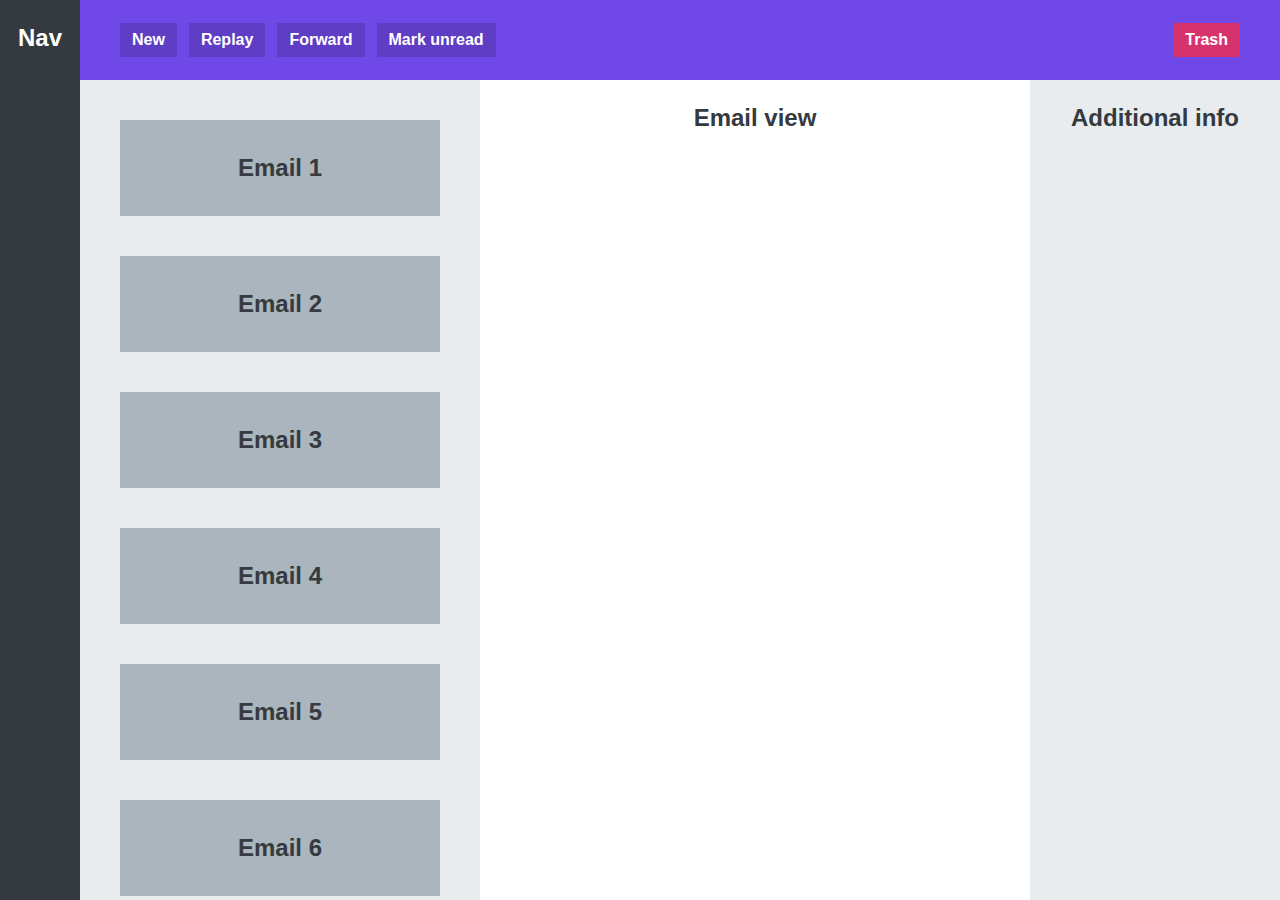
<file: app-layout.html>
<!DOCTYPE html>
<html lang="en">
<head>
    <meta charset="UTF-8">
    <meta http-equiv="X-UA-Compatible" content="IE=edge">
    <meta name="viewport" content="width=device-width, initial-scale=1.0">
    <title>App Layout</title>
    <style>
        *{
            margin: 0;
            padding: 0;
            box-sizing: border-box;
        }
        body {
            font-family: sans-serif;
            color: #343a40;
            font-size: 24px;
            height: 100vh;

            display: grid;
            grid-template-columns: 80px 400px 1fr 250px;
            grid-template-rows: 80px 1fr;
            text-align: center;
            font-weight: bold;
        }
        nav, section, main, aside {
            padding-top: 24px ;
        }
        nav {
            background-color:#343a40 ;
            grid-row: 1 / -1;
            color: white;
        }
        menu {
            background-color: #7048e8;
            color: #fff;
            grid-column: 2 / -1;
            display: flex;
            align-items: center;
            gap: 12px;
            padding:  0 40px;
        }
        section {
            background-color: #e9ecef;
            padding: 40px;

            overflow: scroll;
            display: flex;
            flex-direction: column;
            gap: 40px;
        }
        aside {
            background-color: #e9ecef;
        }
        button {
            display: inline-block;
            font-size: 16px;
            background-color: #5f3dc4;
            font-weight: bold;
           border: none;
           cursor: pointer;
           color: #fff;
           padding: 8px 12px;

        }
        button:last-child {
            background-color: #d6336c;
            margin-left: auto;
        }
        .email {
            background-color: #abb5bd;
            height: 96px;
            flex-shrink: 0;

            display: flex;
            align-items: center;
            justify-content: center;
        }
    </style>
</head>
<body>
    <nav>Nav</nav>
    <menu>
        <button>New</button>
        <button>Replay</button>
        <button>Forward</button>
        <button>Mark unread</button>
        <button>Trash</button>
    </menu>
    <section>
   <div class="email">Email 1</div>
   <div class="email">Email 2</div>
   <div class="email">Email 3</div>
   <div class="email">Email 4</div>
   <div class="email">Email 5</div>
   <div class="email">Email 6</div>
   <div class="email">Email 7</div>
   <div class="email">Email 8</div>
   <div class="email">Email 9</div>
   <div class="email">Email 10</div>
    </section>
    <main>Email view</main>
    <aside>Additional info</aside>
</body>
</html>
</file>
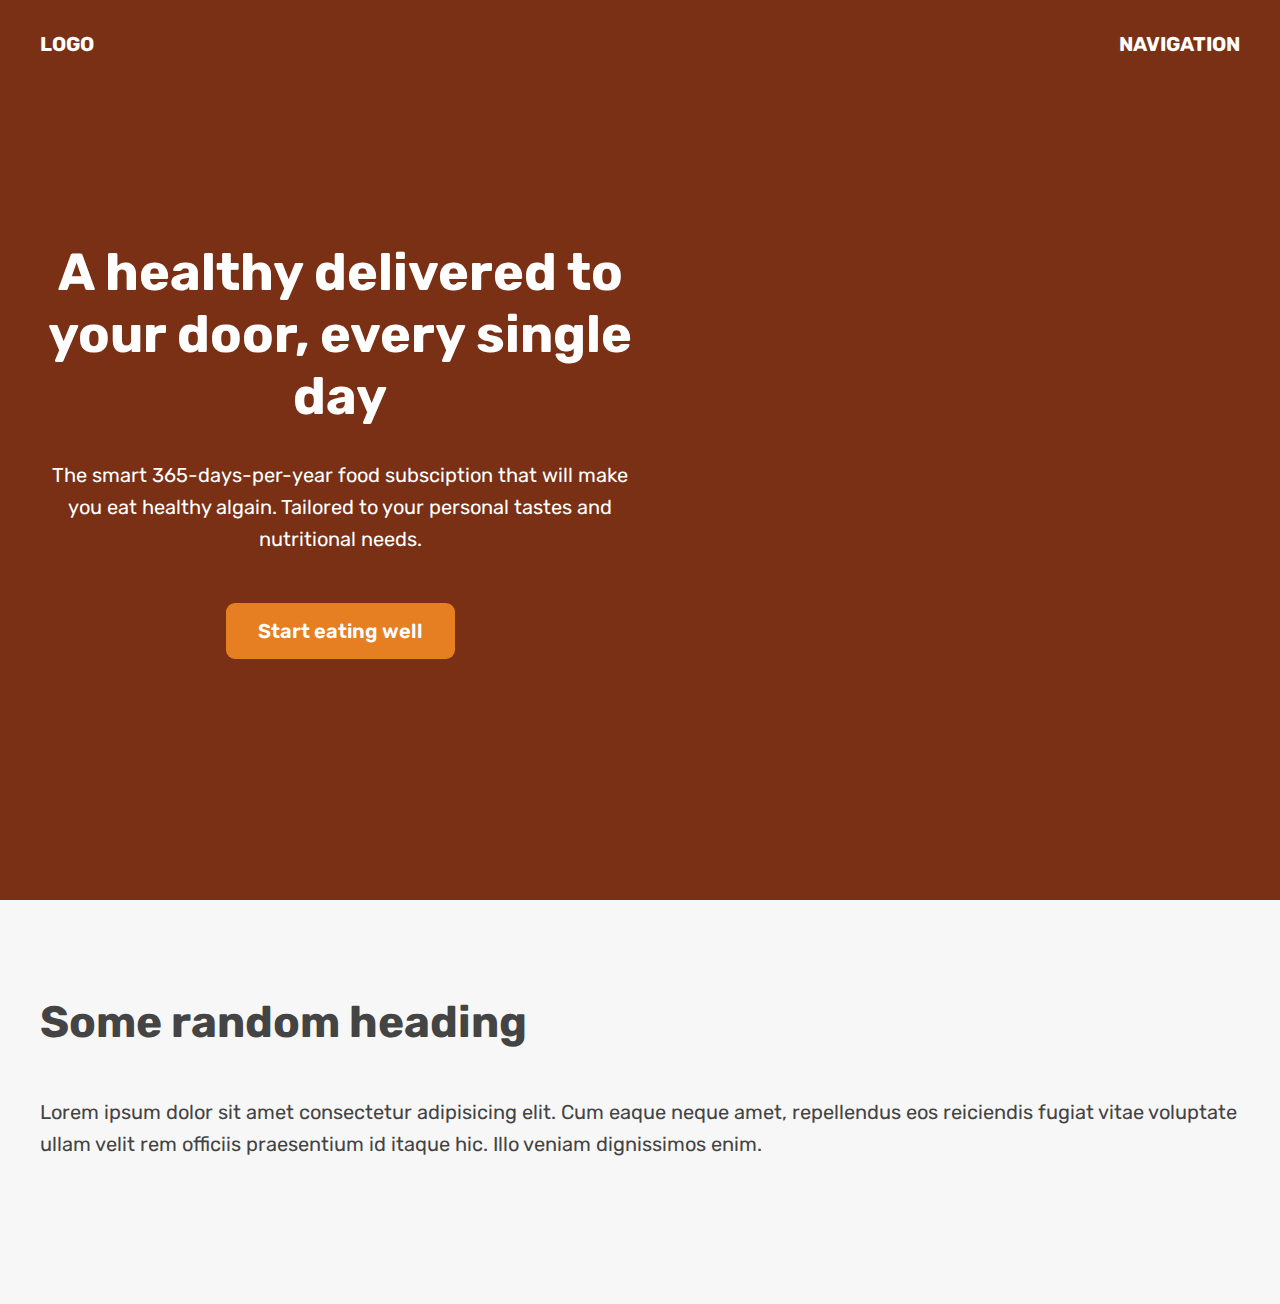
<file: hero.html>
<!DOCTYPE html>
<html lang="en">

<head>
    <meta charset="UTF-8">
    <meta http-equiv="X-UA-Compatible" content="IE=edge">
    <meta name="viewport" content="width=device-width, initial-scale=1.0">
    <title>Omnifood Hero Section</title>
    <link rel="preconnect" href="https://fonts.googleapis.com">
<link rel="preconnect" href="https://fonts.gstatic.com" crossorigin>
<link href="https://fonts.googleapis.com/css2?family=Rubik:wght@400;600;700&display=swap" rel="stylesheet">

    <style>
        * {
            margin: 0;
            padding: 0;
            box-sizing: ;
        }
        html {
            font-family: "Rubik", sans-serif;
            color: #444;
        }
        .container {
            margin: 0 auto;
            width: 1200px;
        }
        header {
            background-color: orangered;
            height: 100vh;
            position: relative;

            background-image: linear-gradient(rgba(34, 34, 34, 0.6), rgba(34, 34, 34, 0.6)), url("https://images.unsplash.com/photo-1533777857889-4be7c70b33f7?ixlib=rb-1.2.1&ixid=MnwxMjA3fDB8MHxzZWFyY2h8MXx8Zm9vZCUyMGdpcmx8ZW58MHx8MHx8&w=1000&q=80");
            background-repeat: no-repeat;
            background-size: cover;
        }
        nav {
            font-size: 20px;
            font-weight: 700;
            display: flex;
            justify-content: space-between;
            color: #fff;
            padding-top: 32px;
            /* background-color: green; */
        }
        .header-container {
            position: absolute;
            width: 1200px;
            left: 50%;
            top: 50%;
            transform: translate(-50%, -50%);
            text-align: center;
            color: #fff;
        }
        .header-container-inner {
            width: 50%;
          
        }
        h1 {
            font-size: 52px;
            margin-bottom: 32px;
        }
        p {
            font-size: 20px;
            line-height: 1.6;
            margin-bottom: 48px;
        }
        .btn:link,
        .btn:visited {
            font-size: 20px;
            font-weight: 600;
            background-color: #e67e22;
            color: #fff;
            text-decoration: none;
            display: inline-block;
            padding: 16px 32px;
            border-radius: 9px;
        }
        h2 {
            font-size: 44px;
            margin-bottom: 48px;
        }
        section {
            padding: 96px 0;
            background-color: #f7f7f7;
        }
    </style>
</head>

<body>
    <header>
        <nav class="container">
            <div>LOGO</div>
            <div>NAVIGATION</div>
        </nav>

        <div class="header-container">
            <div class="header-container-inner">
            <h1>A healthy delivered to your door, every single day</h1>
            <p>
                The smart 365-days-per-year food subsciption that will make you eat
                healthy algain. Tailored to your personal tastes and nutritional needs.
            </p>
            <a href="#" class="btn">Start eating well</a>
        </div>
        </div>
    </header>

    <section>
        <div class="container">
            <h2>Some random heading</h2>
            <p>Lorem ipsum dolor sit amet consectetur adipisicing elit. Cum eaque neque amet, repellendus eos reiciendis
                fugiat vitae voluptate ullam velit rem officiis praesentium id itaque hic. Illo veniam dignissimos enim.
            </p>
        </div>
    </section>
</body>

</html>
</file>
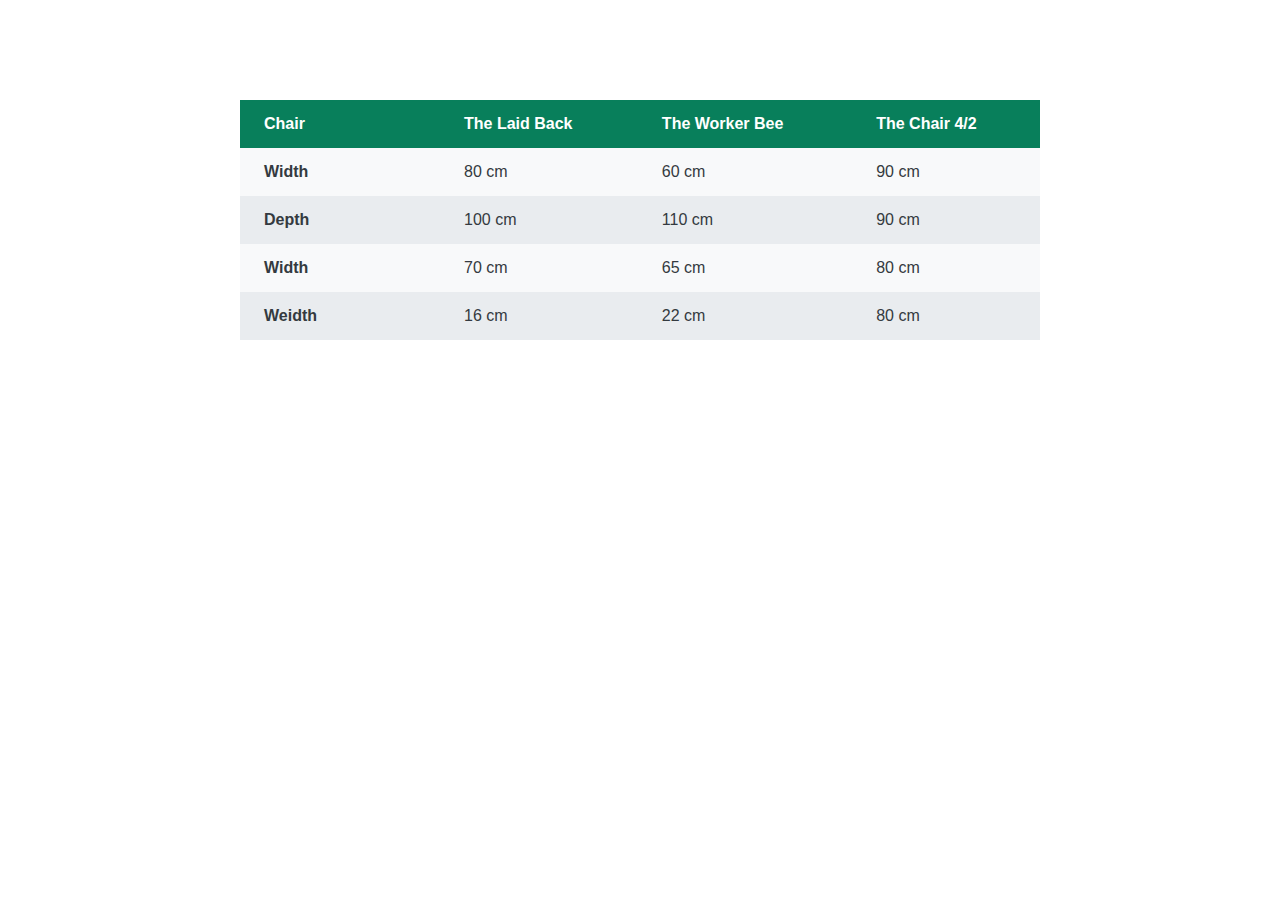
<file: table.html>
<!DOCTYPE html>
<html lang="en">
<head>
    <meta charset="UTF-8">
    <meta http-equiv="X-UA-Compatible" content="IE=edge">
    <meta name="viewport" content="width=device-width, initial-scale=1.0">
    <title>Table</title>
    <style>
         * {
            margin: 0;
            padding: 0;
            box-sizing: border-box;
        }

        body {
            font-family: "Inter", sans-serif;
            color: #343a40;
            line-height: 1;
            display: flex;
            justify-content: center;
        }
        table {
            width: 800px;
           margin-top: 100px;
           /* border: 1px solid #343a40;*/
           border-collapse: collapse; 
        }
        th, td {
            /* border: 1px solid #343a40; */
            padding: 16px 24px;
            text-align: left;
        }
        thead tr {
            background-color: #087f5b;
            color: #fff;
            width: 25%;
        }
        tbody th {
            width: 25%;
        }
        tbody tr:nth-child(odd) {
            background-color: #f8f9fa;
        }
        tbody tr:nth-child(even) {
            background-color: #e9ecef;
        }
       
    </style>
</head>
<body>
    <table>
        <thead>
        <tr>
            <th>Chair</th>
            <th>The Laid Back</td>
            <th>The Worker Bee</td>
            <th>The Chair 4/2</td>
        </tr>
    </thead>

    <tbody>
        <tr>
            <th>Width</th>
            <td>80 cm</td>
            <td>60 cm</td>
            <td>90 cm</td>
        </tr>
        <tr>
            <th>Depth</th>
            <td>100 cm</td>
            <td>110 cm</td>
            <td>90 cm</td>
        </tr>
        <tr>
            <th>Width</th>
            <td>70 cm</td>
            <td>65 cm</td>
            <td>80 cm</td>
        </tr>
        <tr>
            <th>Weidth</th>
            <td>16 cm</td>
            <td>22 cm</td>
            <td>80 cm</td>
        </tr>
    </tbody>
    </table>
</body>
</html>
</file>
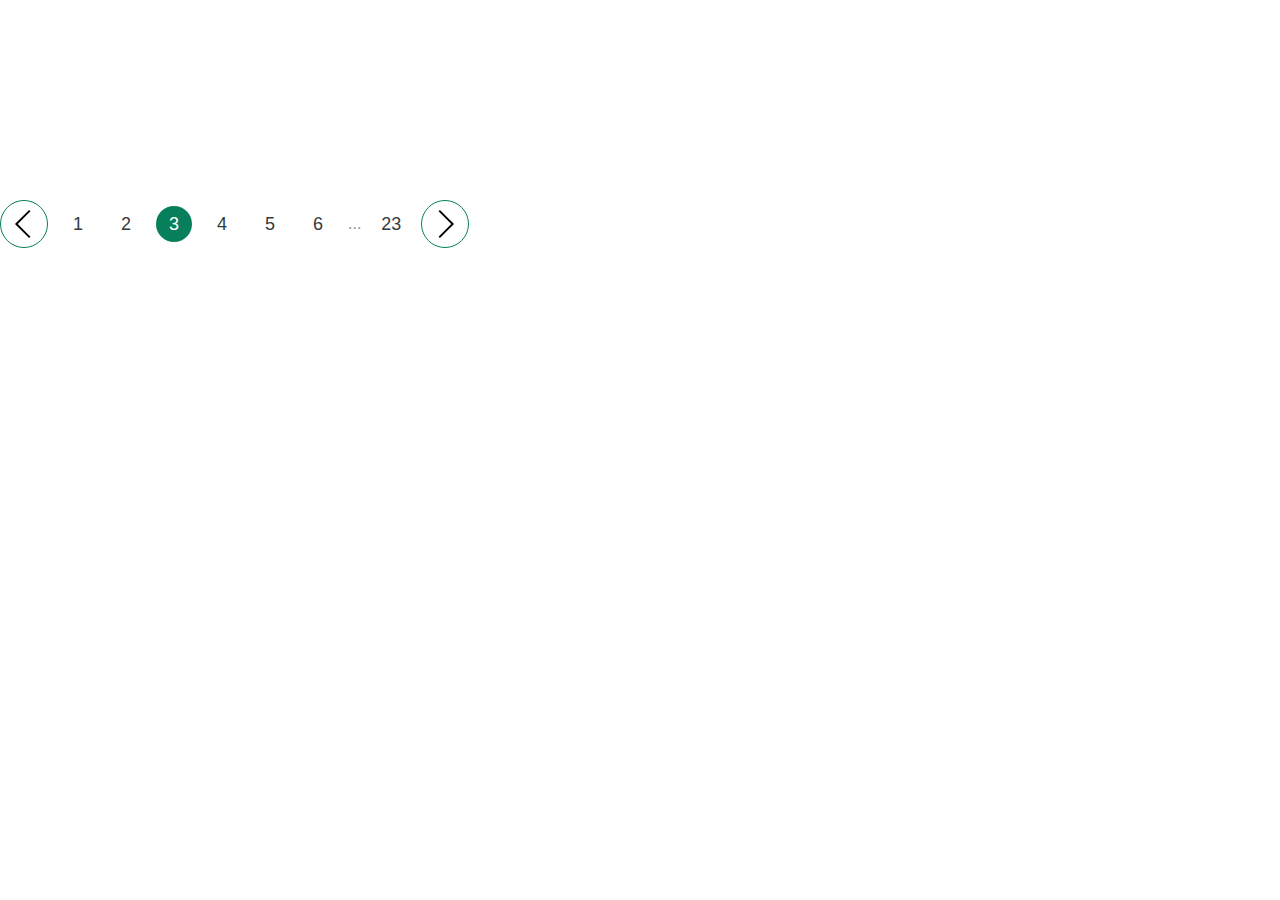
<file: task.html>
<!DOCTYPE html>
<html lang="en">
<head>
    <meta charset="UTF-8">
    <meta http-equiv="X-UA-Compatible" content="IE=edge">
    <meta name="viewport" content="width=device-width, initial-scale=1.0">
    <title>task</title>
    <style>
        * {
            margin: 0;
            padding: 0;
            box-sizing: border-box;
        }

        body {
            font-family: "Inter", sans-serif;
            color: #343a40;
            line-height: 1;
    
        }
        .pagination {
            display: flex;
            align-items: center;
            gap: 12px;
            margin-top: 200px;
        }
        .btn{
            height: 48px;
            width: 48px;
            border: 1px solid #087f5b;
            border-radius: 50%;
            background: none;
            cursor: pointer;
        }
        .btn:hover{
            background-color:#087f5b ;
        }
        .btn:hover .btn-icon{
            color:#fff ;
        }
        .dots {
            color: #868e96;
            color: #fff;
        }
        .page-link:link,
        .page-link:visited {
            font-size: 18px;
            color: #343a40;
            text-decoration: none;
            height: 36px;
            width: 36px;
            border-radius: 50%;
            display: flex;
            align-items: center;
            justify-content: center;
        }
        .page-link:hover,
        .page-link:active,
        .page-link.page-link-current{
            background-color: #087f5b;
            color: #fff;
        } 
        .dots{
            color: #868e96;
        }
    </style>
</head>
<body>
    <div class="pagination"> 
        <button class="btn">
            <svg xmlns="http://www.w3.org/2000/svg" className="btn-icon" fill="none" viewBox="0 0 24 24" stroke="currentColor">
                <path strokeLinecap="round" strokeLinejoin="round" strokeWidth={2} d="M15 19l-7-7 7-7" />
              </svg>
        </button>
        <a href="#" class="page-link">1</a>
        <a href="#" class="page-link">2</a>
        <a href="#" class="page-link page-link-current">3</a>
        <a href="#" class="page-link">4</a>
        <a href="#" class="page-link">5</a>
        <a href="#" class="page-link">6</a>
        <span class="dots">...</span>
        <a href="#" class="page-link">23</a>
        <button class="btn"><svg xmlns="http://www.w3.org/2000/svg" className="btn-icon" fill="none" viewBox="0 0 24 24" stroke="currentColor">
            <path strokeLinecap="round" strokeLinejoin="round" strokeWidth={2} d="M9 5l7 7-7 7" />
          </svg></button>

    </div>
</body>
</html>
</file>
